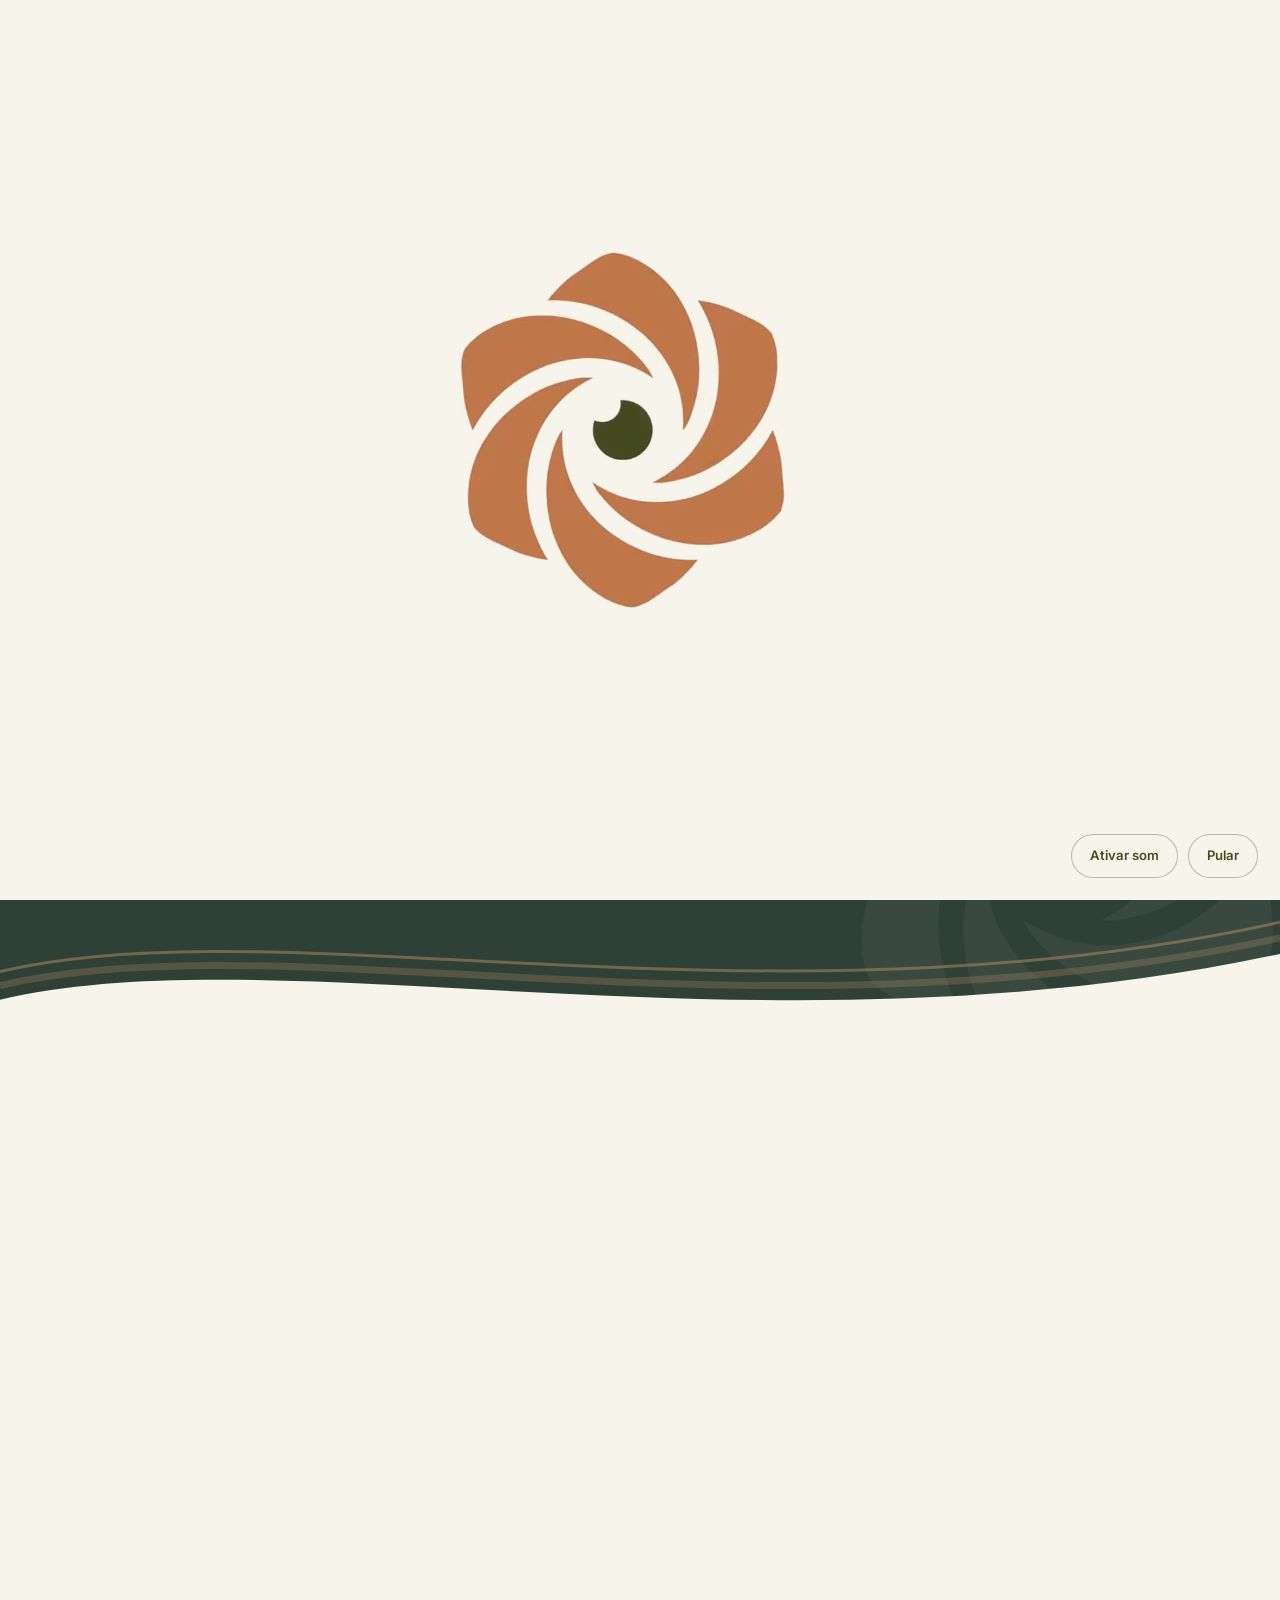
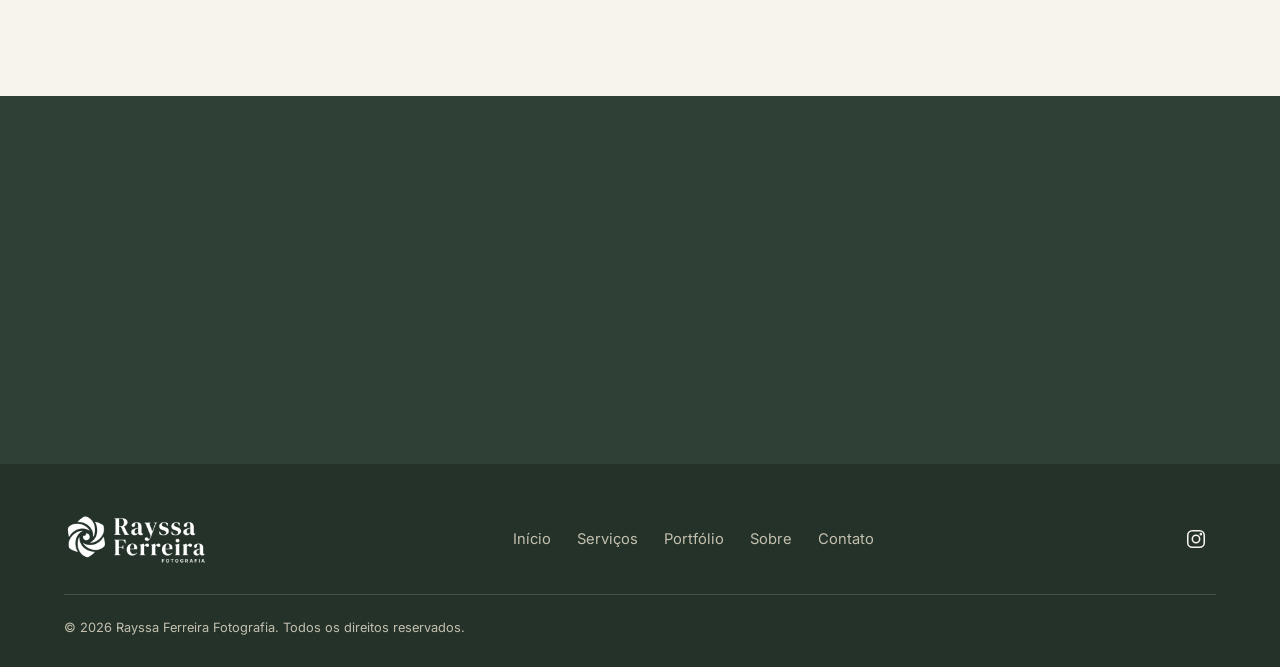
<file: index.html>
<!DOCTYPE html>
<html lang="pt-BR">
<head>
<meta charset="UTF-8">
<meta name="viewport" content="width=device-width, initial-scale=1">
<title>Início | Rayssa Ferreira Fotografia</title>
<meta name="description" content="Rayssa Ferreira Fotografia: fotografia, vídeo e edição.">
<link rel="icon" href="assets/brand/favicon.png">
<link rel="preconnect" href="https://fonts.googleapis.com">
<link rel="preconnect" href="https://fonts.gstatic.com" crossorigin>
<link href="https://fonts.googleapis.com/css2?family=DM+Serif+Display:ital@0;1&family=Inter:wght@400;500;600&display=swap" rel="stylesheet">
<link rel="stylesheet" href="css/tokens.css">
<link rel="stylesheet" href="css/layout.css">
<link rel="stylesheet" href="css/components.css">
<link rel="stylesheet" href="css/transitions.css">
<script>
  /* A abertura com vídeo só roda na página inicial, uma vez por visita. */
  (function(){try{
    var home=document.documentElement;
    if("index"==="index"&&!sessionStorage.getItem("introDone")&&!matchMedia("(prefers-reduced-motion: reduce)").matches){home.classList.add("intro-active");}
  }catch(e){}})();
</script>
</head>
<body data-page="index">
<div id="app"></div>
<div class="curtain" aria-hidden="true"></div>
<script src="js/content.js"></script>
<script src="js/app.js"></script>
<script src="js/intro.js"></script>
</body>
</html>
</file>
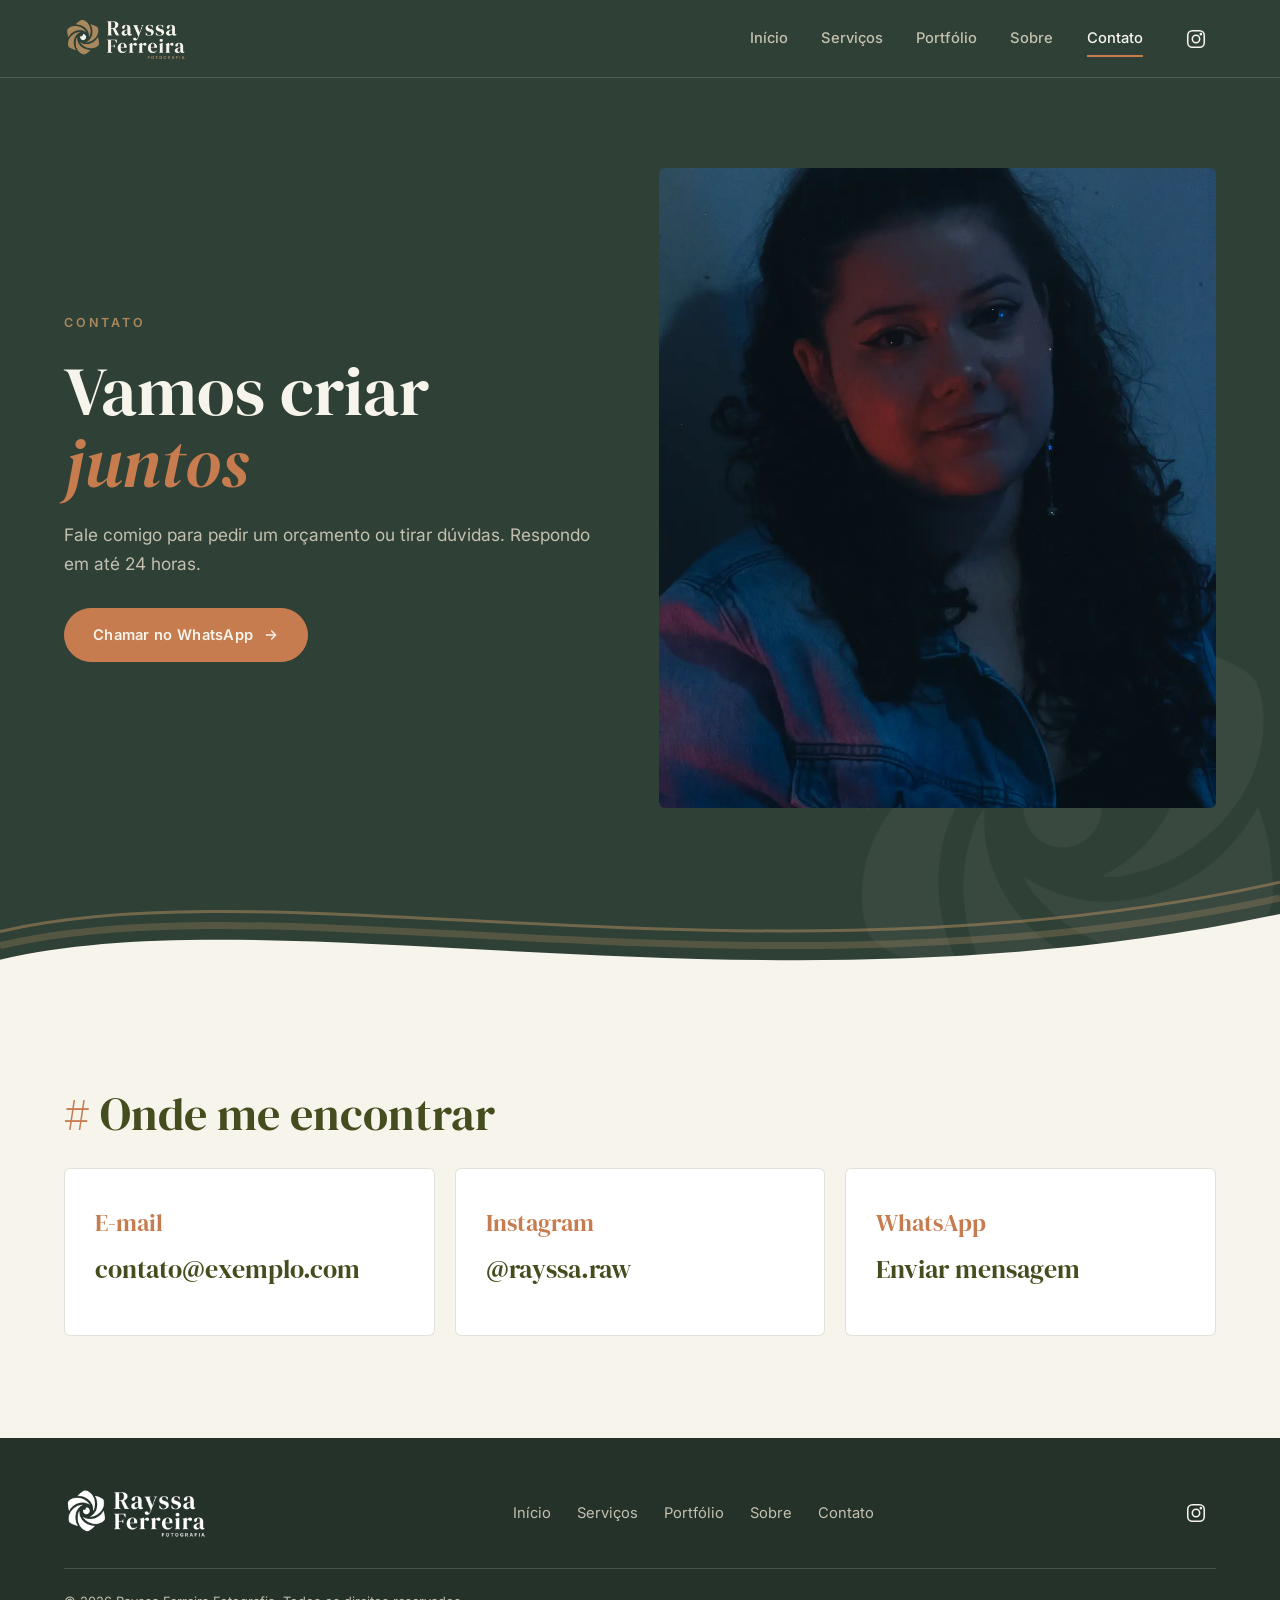
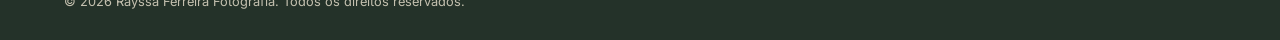
<file: contato.html>
<!DOCTYPE html>
<html lang="pt-BR">
<head>
<meta charset="UTF-8">
<meta name="viewport" content="width=device-width, initial-scale=1">
<title>Contato | Rayssa Ferreira Fotografia</title>
<meta name="description" content="Rayssa Ferreira Fotografia: fotografia, vídeo e edição.">
<link rel="icon" href="assets/brand/favicon.png">
<link rel="preconnect" href="https://fonts.googleapis.com">
<link rel="preconnect" href="https://fonts.gstatic.com" crossorigin>
<link href="https://fonts.googleapis.com/css2?family=DM+Serif+Display:ital@0;1&family=Inter:wght@400;500;600&display=swap" rel="stylesheet">
<link rel="stylesheet" href="css/tokens.css">
<link rel="stylesheet" href="css/layout.css">
<link rel="stylesheet" href="css/components.css">
<link rel="stylesheet" href="css/transitions.css">
<script>
  /* A abertura com vídeo só roda na página inicial, uma vez por visita. */
  (function(){try{
    var home=document.documentElement;
    if("contato"==="index"&&!sessionStorage.getItem("introDone")&&!matchMedia("(prefers-reduced-motion: reduce)").matches){home.classList.add("intro-active");}
  }catch(e){}})();
</script>
</head>
<body data-page="contato">
<div id="app"></div>
<div class="curtain" aria-hidden="true"></div>
<script src="js/content.js"></script>
<script src="js/app.js"></script>
<script src="js/intro.js"></script>
</body>
</html>
</file>
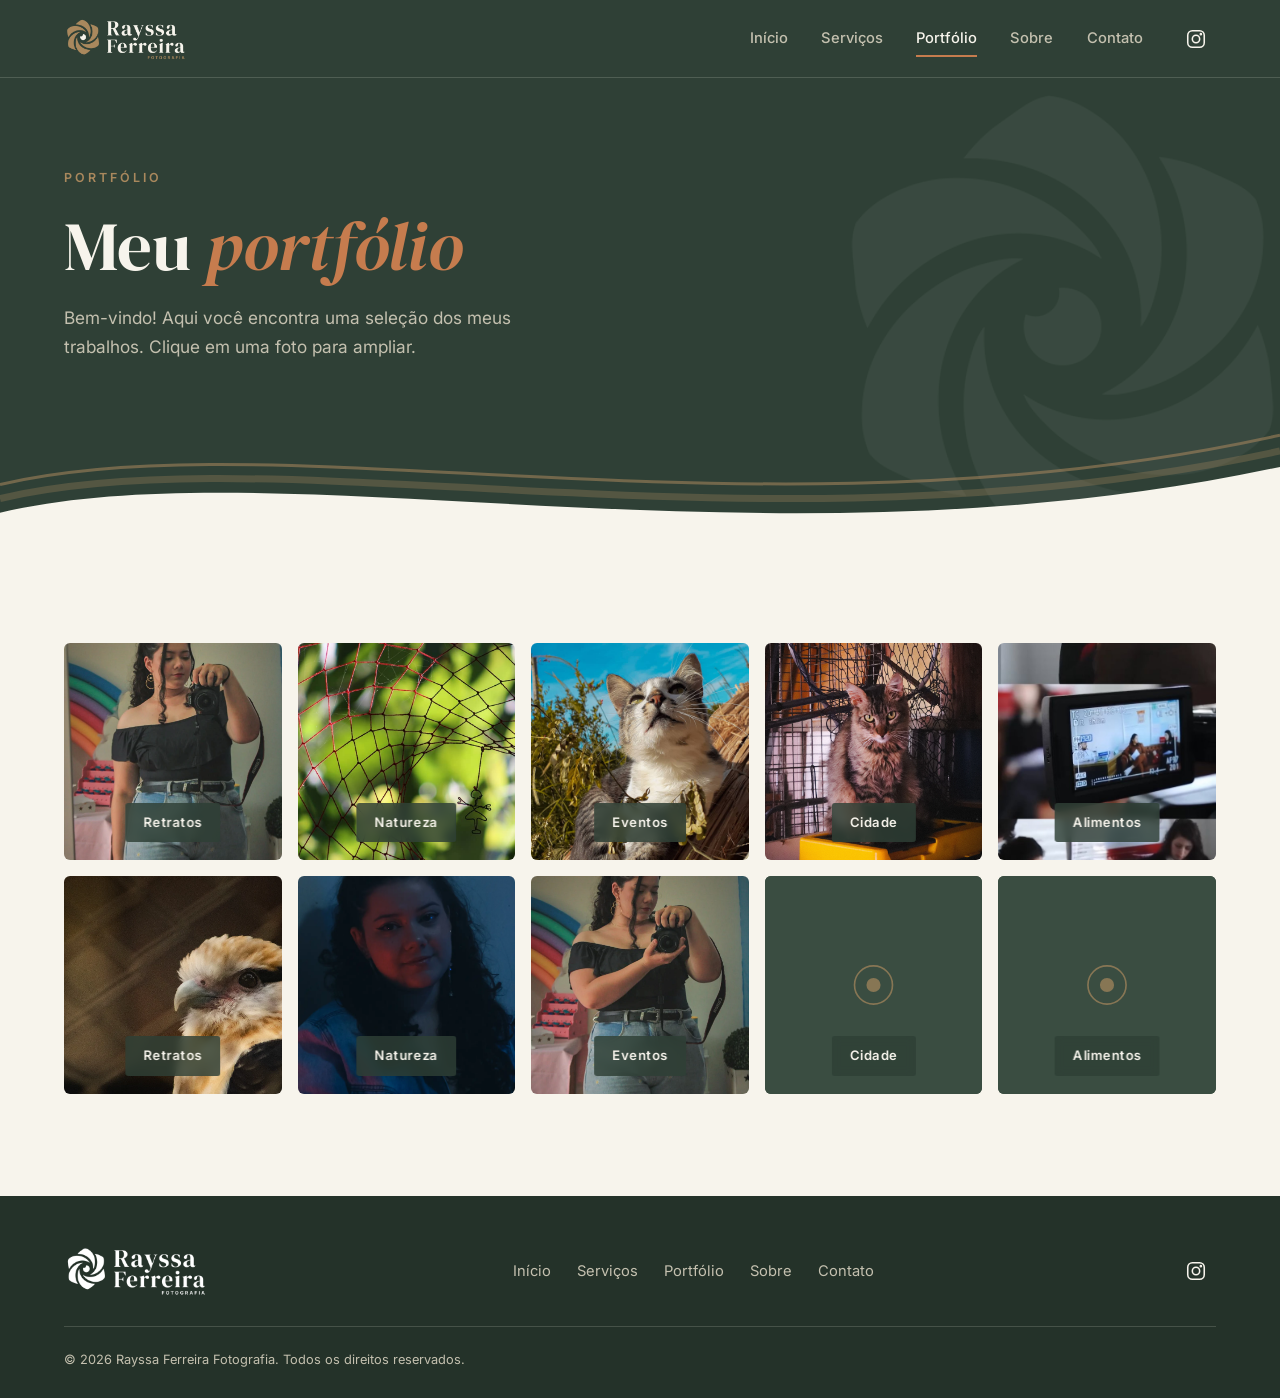
<file: portfolio.html>
<!DOCTYPE html>
<html lang="pt-BR">
<head>
<meta charset="UTF-8">
<meta name="viewport" content="width=device-width, initial-scale=1">
<title>Portfólio | Rayssa Ferreira Fotografia</title>
<meta name="description" content="Rayssa Ferreira Fotografia: fotografia, vídeo e edição.">
<link rel="icon" href="assets/brand/favicon.png">
<link rel="preconnect" href="https://fonts.googleapis.com">
<link rel="preconnect" href="https://fonts.gstatic.com" crossorigin>
<link href="https://fonts.googleapis.com/css2?family=DM+Serif+Display:ital@0;1&family=Inter:wght@400;500;600&display=swap" rel="stylesheet">
<link rel="stylesheet" href="css/tokens.css">
<link rel="stylesheet" href="css/layout.css">
<link rel="stylesheet" href="css/components.css">
<link rel="stylesheet" href="css/transitions.css">
<script>
  /* A abertura com vídeo só roda na página inicial, uma vez por visita. */
  (function(){try{
    var home=document.documentElement;
    if("portfolio"==="index"&&!sessionStorage.getItem("introDone")&&!matchMedia("(prefers-reduced-motion: reduce)").matches){home.classList.add("intro-active");}
  }catch(e){}})();
</script>
</head>
<body data-page="portfolio">
<div id="app"></div>
<div class="curtain" aria-hidden="true"></div>
<script src="js/content.js"></script>
<script src="js/app.js"></script>
<script src="js/intro.js"></script>
</body>
</html>
</file>
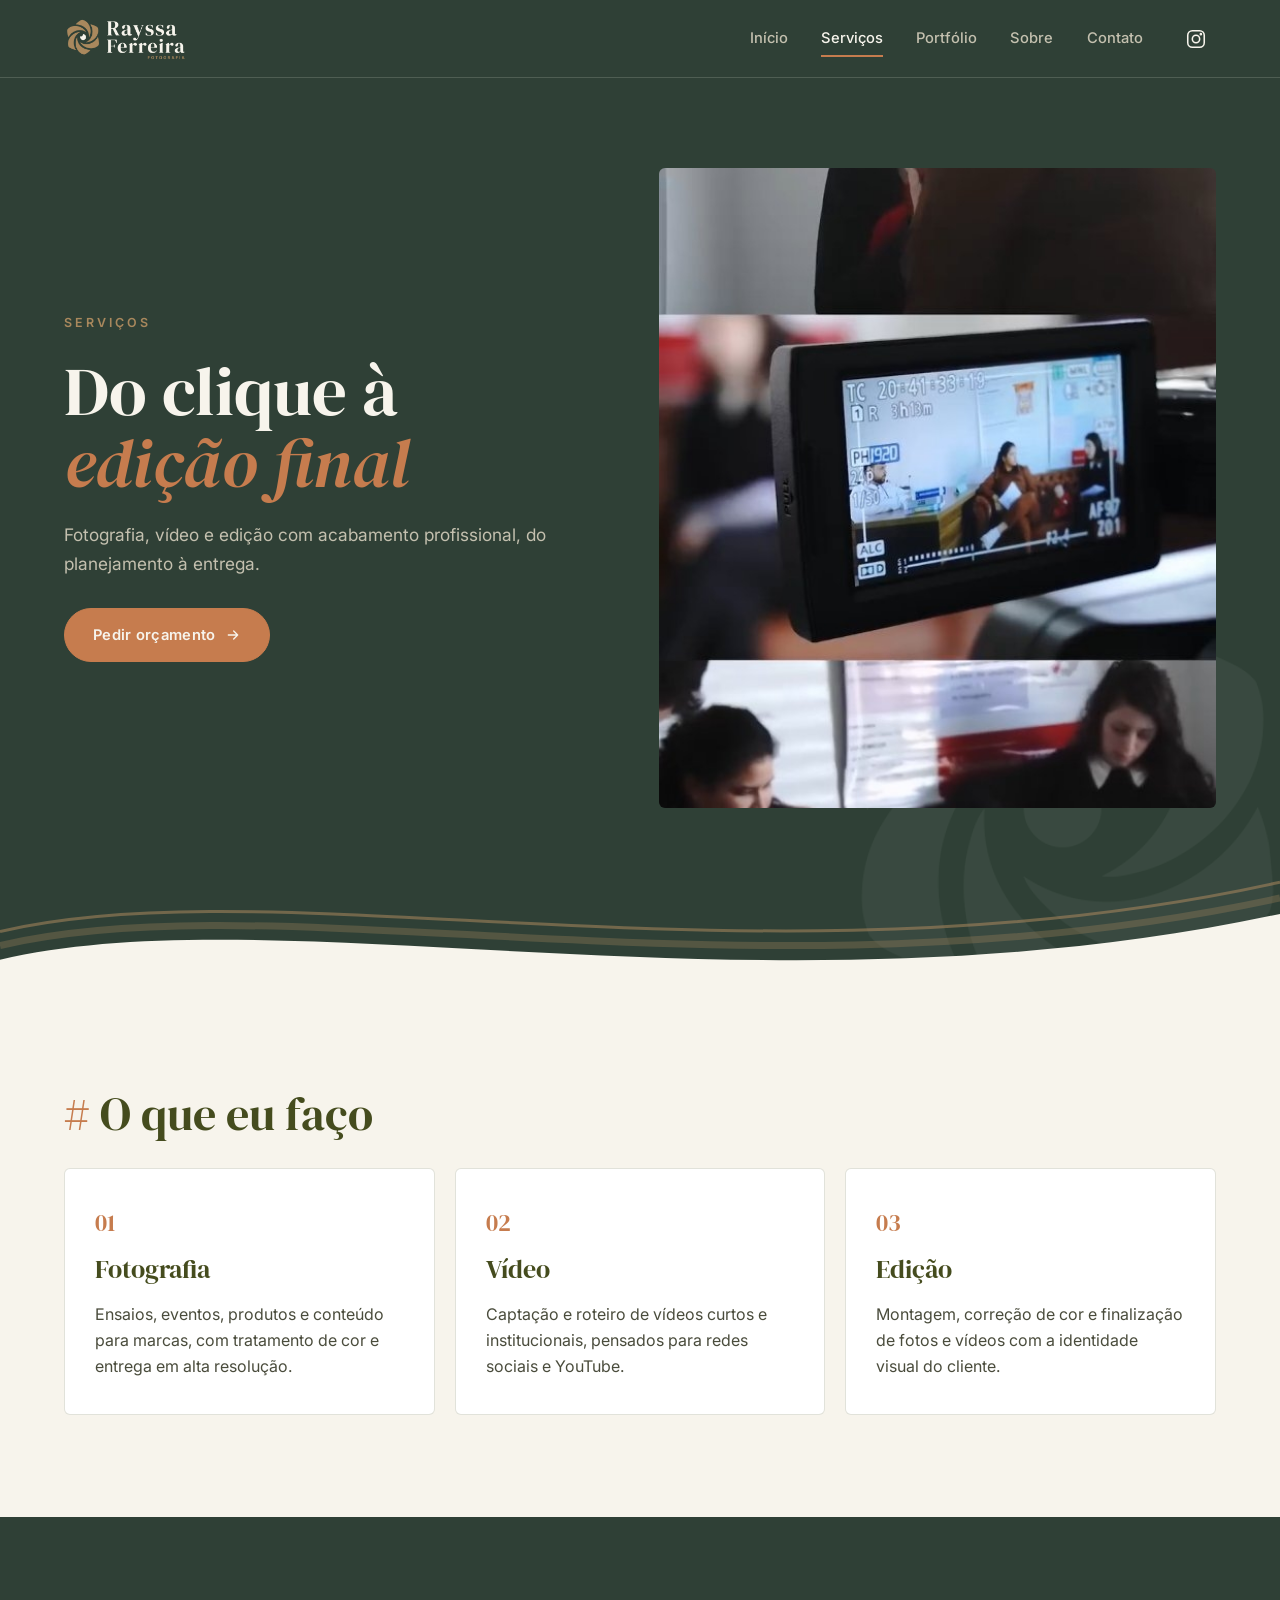
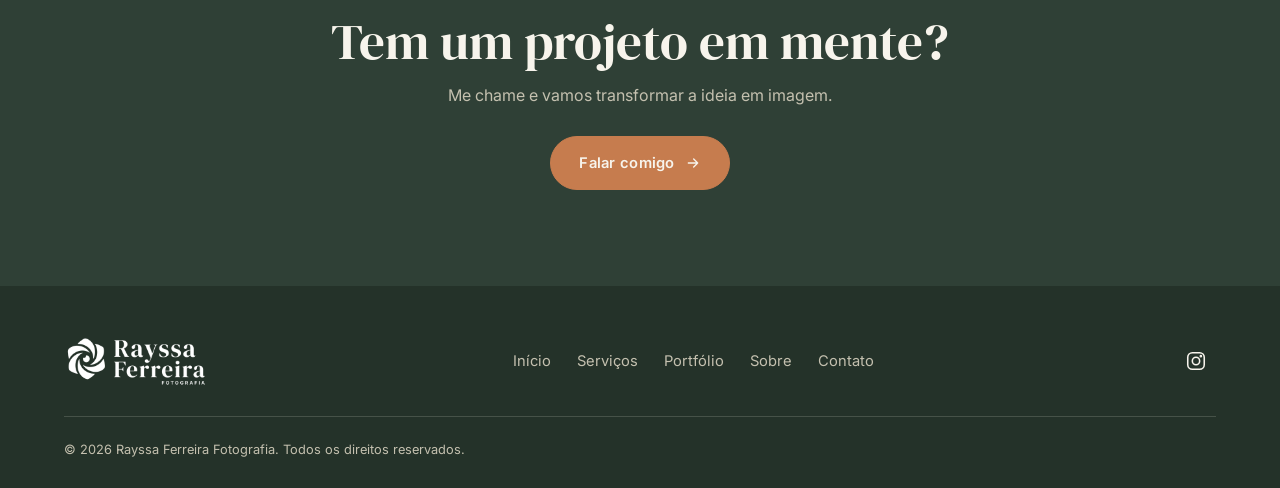
<file: servicos.html>
<!DOCTYPE html>
<html lang="pt-BR">
<head>
<meta charset="UTF-8">
<meta name="viewport" content="width=device-width, initial-scale=1">
<title>Serviços | Rayssa Ferreira Fotografia</title>
<meta name="description" content="Rayssa Ferreira Fotografia: fotografia, vídeo e edição.">
<link rel="icon" href="assets/brand/favicon.png">
<link rel="preconnect" href="https://fonts.googleapis.com">
<link rel="preconnect" href="https://fonts.gstatic.com" crossorigin>
<link href="https://fonts.googleapis.com/css2?family=DM+Serif+Display:ital@0;1&family=Inter:wght@400;500;600&display=swap" rel="stylesheet">
<link rel="stylesheet" href="css/tokens.css">
<link rel="stylesheet" href="css/layout.css">
<link rel="stylesheet" href="css/components.css">
<link rel="stylesheet" href="css/transitions.css">
<script>
  /* A abertura com vídeo só roda na página inicial, uma vez por visita. */
  (function(){try{
    var home=document.documentElement;
    if("servicos"==="index"&&!sessionStorage.getItem("introDone")&&!matchMedia("(prefers-reduced-motion: reduce)").matches){home.classList.add("intro-active");}
  }catch(e){}})();
</script>
</head>
<body data-page="servicos">
<div id="app"></div>
<div class="curtain" aria-hidden="true"></div>
<script src="js/content.js"></script>
<script src="js/app.js"></script>
<script src="js/intro.js"></script>
</body>
</html>
</file>
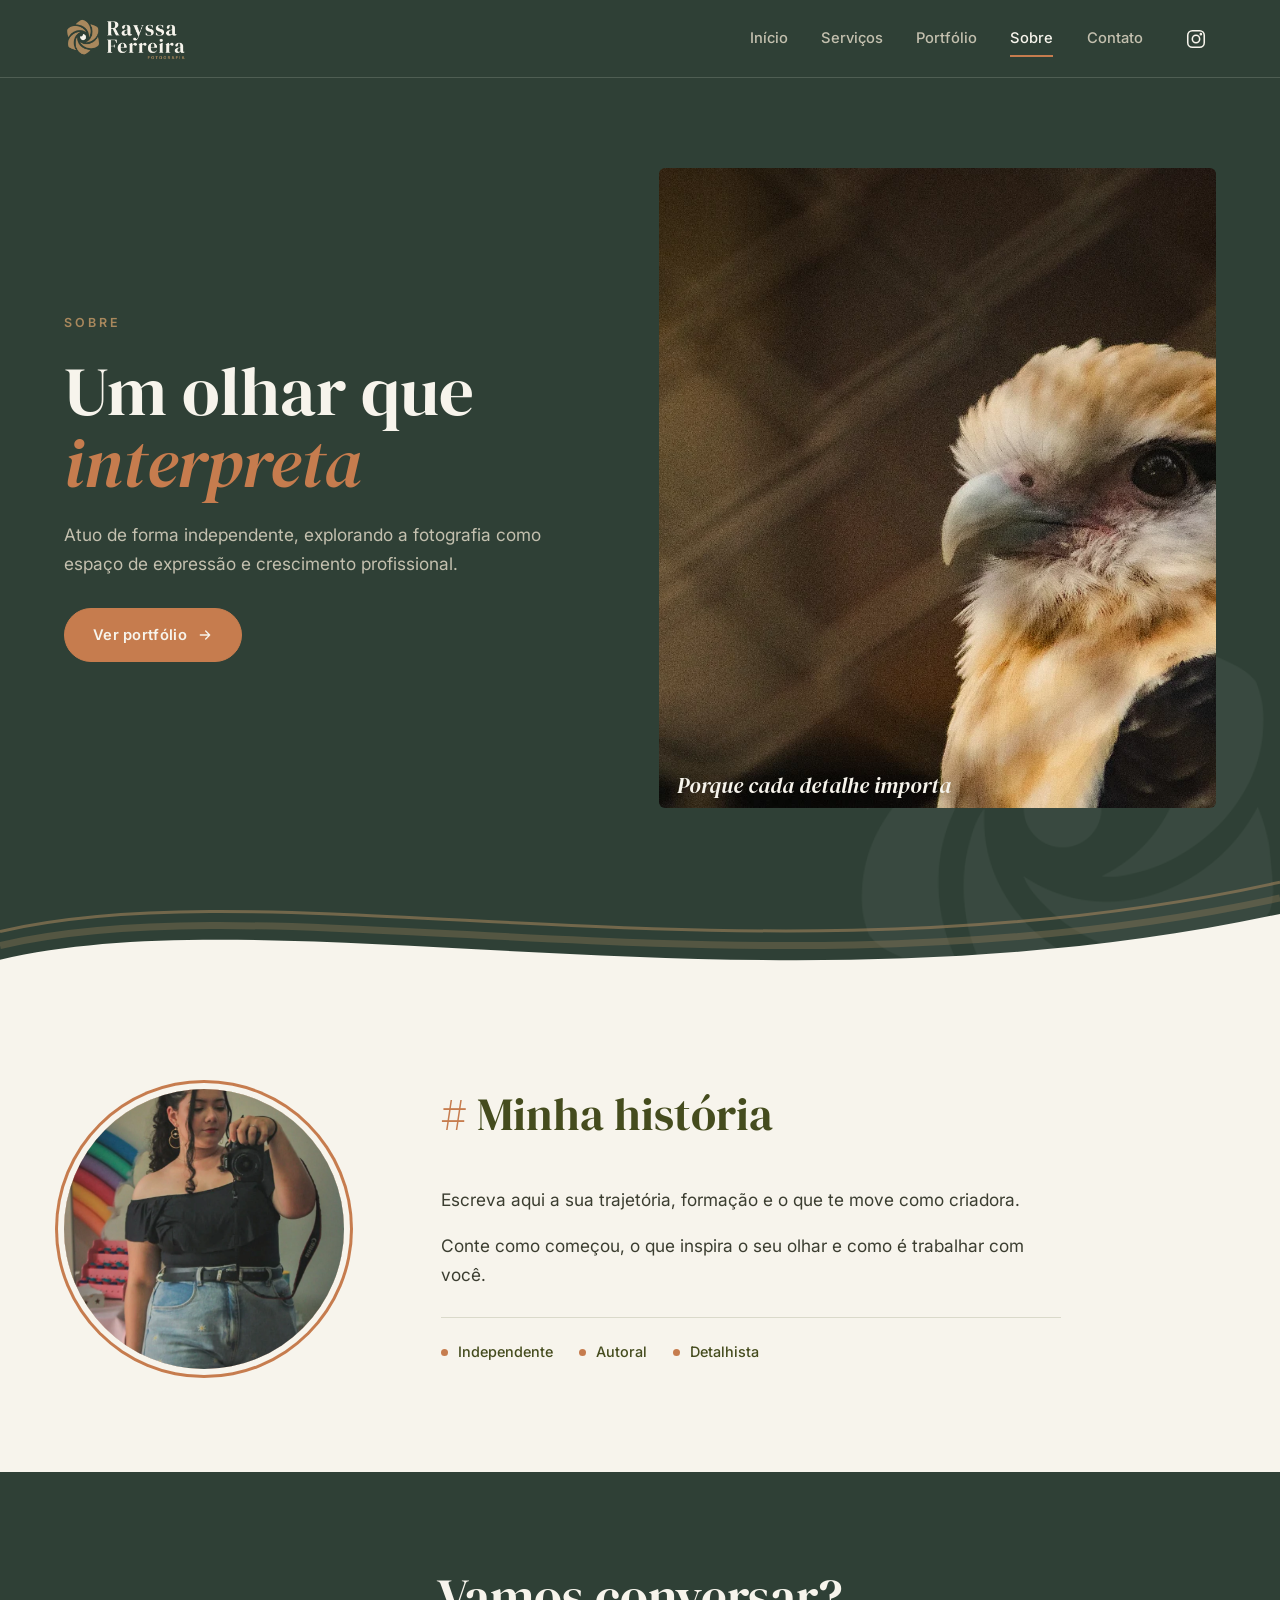
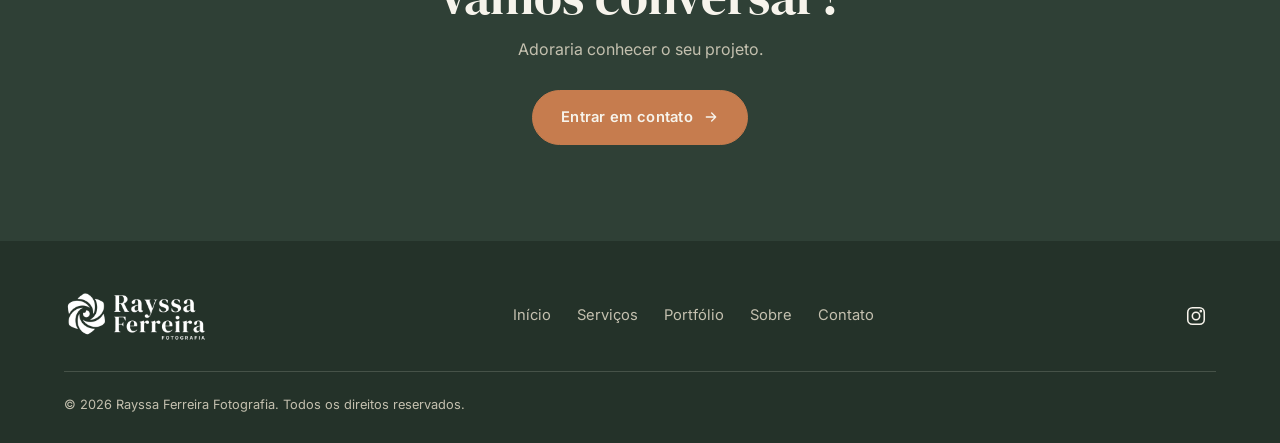
<file: sobre.html>
<!DOCTYPE html>
<html lang="pt-BR">
<head>
<meta charset="UTF-8">
<meta name="viewport" content="width=device-width, initial-scale=1">
<title>Sobre | Rayssa Ferreira Fotografia</title>
<meta name="description" content="Rayssa Ferreira Fotografia: fotografia, vídeo e edição.">
<link rel="icon" href="assets/brand/favicon.png">
<link rel="preconnect" href="https://fonts.googleapis.com">
<link rel="preconnect" href="https://fonts.gstatic.com" crossorigin>
<link href="https://fonts.googleapis.com/css2?family=DM+Serif+Display:ital@0;1&family=Inter:wght@400;500;600&display=swap" rel="stylesheet">
<link rel="stylesheet" href="css/tokens.css">
<link rel="stylesheet" href="css/layout.css">
<link rel="stylesheet" href="css/components.css">
<link rel="stylesheet" href="css/transitions.css">
<script>
  /* A abertura com vídeo só roda na página inicial, uma vez por visita. */
  (function(){try{
    var home=document.documentElement;
    if("sobre"==="index"&&!sessionStorage.getItem("introDone")&&!matchMedia("(prefers-reduced-motion: reduce)").matches){home.classList.add("intro-active");}
  }catch(e){}})();
</script>
</head>
<body data-page="sobre">
<div id="app"></div>
<div class="curtain" aria-hidden="true"></div>
<script src="js/content.js"></script>
<script src="js/app.js"></script>
<script src="js/intro.js"></script>
</body>
</html>
</file>
<file: css/tokens.css>
/* Identidade visual (manual de marca). Mude aqui para trocar o visual do site inteiro. */
:root{
  /* Paleta do manual */
  --creme:#F7F4EC; --oliva:#454C1E; --terracota:#C67C4E; --areia:#A9885D; --grafite:#1F1F21;
  /* Verdes de apoio (superfícies escuras, como no site de referência) */
  --verde:#2F4036; --verde-2:#3A4D41; --verde-3:#243229;
  --texto-escuro:#E9E4D6; --texto-suave:#C4C0AF;
  --linha:rgba(247,244,236,.16); --linha-clara:rgba(69,76,30,.16);

  --font-display:"DM Serif Display",Georgia,serif;
  --font-body:Inter,system-ui,sans-serif;

  --topbar-h:78px; --raio:6px; --gap:12px; --maxw:1280px;
  --ease:cubic-bezier(.2,.7,.2,1); --speed:.5s;
}
*{box-sizing:border-box;margin:0;padding:0}
html{background:var(--creme);scroll-behavior:smooth}
body{font-family:var(--font-body);color:var(--grafite);background:var(--creme);line-height:1.65;-webkit-font-smoothing:antialiased}
img,video{display:block;max-width:100%}
a{color:inherit;text-decoration:none}
button{font:inherit;cursor:pointer}
:focus-visible{outline:2px solid var(--terracota);outline-offset:3px}
</file>
<file: css/layout.css>
/* Estrutura: topo, hero (verde), onda, seção clara e rodapé. */
.topbar{position:sticky;top:0;z-index:50;height:var(--topbar-h);display:flex;align-items:center;justify-content:space-between;padding:0 clamp(18px,5vw,72px);background:var(--verde);border-bottom:1px solid var(--linha)}
.brand img{height:46px;width:auto;transition:opacity .6s var(--ease)}
.topnav{display:flex;align-items:center;gap:clamp(16px,2.6vw,38px)}

.hero{position:relative;overflow:hidden;background:var(--verde);color:var(--texto-escuro);padding:clamp(48px,7vw,96px) clamp(18px,5vw,72px) clamp(120px,14vw,200px)}
.hero__mark{position:absolute;right:-6%;bottom:-8%;width:min(46vw,620px);opacity:.05;pointer-events:none}
.hero__grid{position:relative;max-width:var(--maxw);margin:0 auto;display:grid;grid-template-columns:minmax(0,1fr) minmax(0,1.05fr);gap:clamp(28px,5vw,80px);align-items:center}
.hero--text .hero__grid{grid-template-columns:1fr}
.hero__text{display:flex;flex-direction:column;gap:22px}
.eyebrow{font-size:.78rem;letter-spacing:.24em;text-transform:uppercase;color:var(--areia);font-weight:600}
.hero h1{font-family:var(--font-display);font-weight:400;font-size:clamp(2.6rem,5.4vw,4.8rem);line-height:1.04;color:var(--creme)}
.hero h1 em{color:var(--terracota)}
.lead{max-width:48ch;font-size:1.08rem;color:var(--texto-suave)}
.actions{display:flex;flex-wrap:wrap;gap:14px;margin-top:8px}

.gallery{display:grid;gap:var(--gap)}
.gallery--home{grid-template-columns:1fr 1fr;grid-template-rows:1.35fr 1fr;grid-template-areas:"a a" "b c";height:clamp(460px,58vw,680px)}
.gallery--home .card:nth-child(1){grid-area:a}
.gallery--home .card:nth-child(2){grid-area:b}
.gallery--home .card:nth-child(3){grid-area:c}
.gallery--home .card:nth-child(n+4){display:none}
.gallery--single{height:clamp(420px,52vw,640px)}

.wave{position:absolute;left:0;right:0;bottom:-1px;line-height:0;pointer-events:none}
.wave svg{display:block;width:100%;height:clamp(70px,11vw,170px)}

.section{padding:clamp(56px,8vw,110px) clamp(18px,5vw,72px)}
.section__in{max-width:var(--maxw);margin:0 auto}
.section h2{font-family:var(--font-display);font-weight:400;font-size:clamp(2rem,3.6vw,3.2rem);line-height:1.1;color:var(--oliva);margin-bottom:28px}
.section h2::before{content:"# ";color:var(--terracota)}

.bio{display:grid;grid-template-columns:minmax(220px,300px) minmax(0,1fr);gap:clamp(28px,6vw,90px);align-items:start}
.bio__text{display:flex;flex-direction:column;gap:18px;max-width:62ch}
.bio__text p{font-size:1.08rem;color:#3b3d30}
.tags{display:flex;flex-wrap:wrap;gap:10px 26px;margin-top:10px;padding-top:22px;border-top:1px solid var(--linha-clara);font-size:.9rem;font-weight:500;color:var(--oliva)}
.tags span{display:flex;align-items:center;gap:10px}
.tags span::before{content:"";width:7px;height:7px;border-radius:50%;background:var(--terracota)}

.grid-3{display:grid;grid-template-columns:repeat(auto-fit,minmax(260px,1fr));gap:20px}
.portfolio-grid{display:grid;grid-template-columns:repeat(5,1fr);gap:16px}

.cta-band{background:var(--verde);color:var(--texto-escuro);text-align:center;padding:clamp(56px,8vw,96px) 20px}
.cta-band h2{font-family:var(--font-display);font-weight:400;font-size:clamp(2rem,4vw,3.4rem);line-height:1.1;color:var(--creme);margin-bottom:12px}
.cta-band p{color:var(--texto-suave);margin-bottom:28px}
.cta-band .actions{justify-content:center}

.footer{background:var(--verde-3);color:var(--texto-suave);padding:48px clamp(18px,5vw,72px) 28px}
.footer__in{max-width:var(--maxw);margin:0 auto;display:flex;flex-wrap:wrap;gap:28px 48px;align-items:center;justify-content:space-between}
.footer img{height:54px;width:auto}
.footer nav{display:flex;flex-wrap:wrap;gap:8px 26px;font-size:.92rem}
.footer nav a:hover{color:var(--creme)}
.footer small{display:block;width:100%;padding-top:22px;border-top:1px solid var(--linha);font-size:.8rem}

@media (max-width:1100px){.portfolio-grid{grid-template-columns:repeat(3,1fr)}}
@media (max-width:900px){
  .hero__grid,.bio{grid-template-columns:1fr}
  .bio .avatar{margin:0 auto}
}
@media (max-width:700px){
  .topbar{height:auto;flex-wrap:wrap;padding:12px 18px;gap:6px 18px}
  .brand img{height:38px}
  .topnav{width:100%;gap:18px;overflow-x:auto;padding-bottom:4px}
  .portfolio-grid{grid-template-columns:repeat(2,1fr);gap:10px}
}
</file>
<file: css/transitions.css>
/* Transição entre telas (cortina) e abertura com vídeo. */
.curtain{position:fixed;inset:0;z-index:180;background:var(--terracota);transform:translateX(-100%);pointer-events:none}
body.is-entering .curtain{animation:reveal var(--speed) var(--ease) forwards}
body.is-leaving .curtain{animation:cover var(--speed) var(--ease) forwards}
@keyframes cover{from{transform:translateX(-100%)}to{transform:translateX(0)}}
@keyframes reveal{from{transform:translateX(0)}to{transform:translateX(100%)}}

/* Abertura: o vídeo ocupa a tela, depois diminui até o logo do canto superior esquerdo. */
html.intro-active{overflow:hidden}
html.intro-active body::before{content:"";position:fixed;inset:0;z-index:199;background:var(--creme)}
html.intro-active .brand img{opacity:0}
.intro{position:fixed;inset:0;z-index:200;background:var(--creme);transition:background .9s var(--ease)}
.intro__stage{position:absolute;inset:0;display:grid;place-items:center}
.intro__video{width:100%;height:100%;object-fit:contain;mix-blend-mode:multiply;transition:opacity .5s .5s}
.intro.is-shrinking{background:transparent}
.intro.is-shrinking .intro__ui{opacity:0;pointer-events:none}
.intro__ui{position:absolute;right:22px;bottom:22px;display:flex;gap:10px;transition:opacity .3s}
.intro__ui button{padding:10px 18px;border-radius:999px;border:1px solid rgba(69,76,30,.35);background:rgba(247,244,236,.8);color:var(--oliva);font-size:.82rem;font-weight:600;transition:background .25s,color .25s}
.intro__ui button:hover{background:var(--oliva);color:var(--creme)}

@media (prefers-reduced-motion:reduce){
  *{animation-duration:.01ms!important;transition-duration:.01ms!important}
  .reveal{opacity:1;transform:none}
}
html.intro-ready body::before{display:none}
.intro.is-fading{opacity:0;transition:opacity .6s}
.intro__fly{position:fixed;z-index:201;transform-origin:0 0;pointer-events:none;transition:transform 1s var(--ease),opacity .4s}
.intro__fly img{position:absolute;inset:0;width:100%;height:100%}
.intro__fly .a,.intro__fly .b{transition:opacity .45s .45s}
.intro__fly .b{opacity:0}
.intro__fly.is-landing .a{opacity:0}
.intro__fly.is-landing .b{opacity:1}
</file>
<file: css/components.css>
/* Botões do menu, botões de ação, cards, ícones e lightbox. As imagens mantêm sempre a cor original. */
.navlink{position:relative;font-size:.92rem;font-weight:500;padding:6px 0;color:var(--texto-suave);white-space:nowrap;transition:color .25s}
.navlink::after{content:"";position:absolute;left:0;right:0;bottom:0;height:2px;background:var(--terracota);transform:scaleX(0);transform-origin:left;transition:transform .4s var(--ease)}
.navlink:hover,.navlink[aria-current="page"]{color:var(--creme)}
.navlink:hover::after,.navlink[aria-current="page"]::after{transform:scaleX(1)}

.icon{width:22px;height:22px;stroke:currentColor;fill:none;stroke-width:1.7;stroke-linecap:round;stroke-linejoin:round}
.social{display:flex;gap:10px}
.social a{width:40px;height:40px;display:grid;place-items:center;border-radius:50%;color:var(--creme);transition:transform .3s var(--ease),background .3s}
.social a:hover{transform:translateY(-3px);background:var(--terracota)}

.btn{display:inline-flex;align-items:center;gap:10px;padding:14px 28px;border-radius:999px;font-size:.92rem;font-weight:600;letter-spacing:.02em;border:1.5px solid var(--terracota);transition:transform .3s var(--ease),background .3s,color .3s,box-shadow .3s}
.btn--solid{background:var(--terracota);color:var(--creme)}
.btn--ghost{color:var(--creme)}
.btn:hover{transform:translateY(-3px);box-shadow:0 10px 24px rgba(0,0,0,.22)}
.btn--solid:hover{background:#d38a5b}
.btn--ghost:hover{background:var(--terracota)}
.btn svg{width:16px;height:16px;transition:transform .3s var(--ease)}
.btn:hover svg{transform:translateX(4px)}

.card{position:relative;overflow:hidden;border-radius:var(--raio);background:var(--verde-2);min-height:160px;margin:0}
.card img{width:100%;height:100%;object-fit:cover;transition:transform .9s var(--ease)}
.card:hover img{transform:scale(1.06)}
.card::after{content:"";position:absolute;inset:0;background:linear-gradient(180deg,transparent 55%,rgba(20,26,18,.55));opacity:0;transition:opacity .5s;pointer-events:none}
.card:hover::after{opacity:1}
.card figcaption{position:absolute;left:18px;bottom:16px;right:18px;z-index:2;font-family:var(--font-display);font-style:italic;font-size:1.35rem;line-height:1.1;color:var(--creme);text-shadow:0 2px 12px rgba(0,0,0,.5);transform:translateY(6px);transition:transform .5s var(--ease)}
.card:hover figcaption{transform:translateY(0)}

.avatar{width:100%;max-width:280px;aspect-ratio:1;border-radius:50%;object-fit:cover;box-shadow:0 0 0 6px var(--creme),0 0 0 9px var(--terracota);transition:transform .6s var(--ease)}
.avatar:hover{transform:scale(1.03)}

/* Portfólio */
.work{position:relative;overflow:hidden;border-radius:var(--raio);aspect-ratio:1;background:var(--verde-2);cursor:zoom-in;border:0;padding:0;display:block;width:100%}
.work img{width:100%;height:100%;object-fit:cover;transition:transform .9s var(--ease)}
.work:hover img{transform:scale(1.07)}
.work span{position:absolute;left:50%;bottom:18px;transform:translate(-50%,0);padding:9px 18px;background:rgba(47,64,54,.82);color:var(--creme);font-size:.82rem;font-weight:600;letter-spacing:.04em;border-radius:3px;white-space:nowrap;backdrop-filter:blur(4px);transition:transform .45s var(--ease),background .3s}
.work:hover span{transform:translate(-50%,-6px);background:var(--terracota)}

/* Serviços e contato */
.item{background:#fff;border:1px solid var(--linha-clara);border-radius:var(--raio);padding:34px 30px;transition:transform .4s var(--ease),box-shadow .4s,border-color .3s}
.item:hover{transform:translateY(-6px);box-shadow:0 18px 40px rgba(47,64,54,.14);border-color:var(--terracota)}
.item small{font-family:var(--font-display);font-size:1.5rem;color:var(--terracota)}
.item h3{font-family:var(--font-display);font-weight:400;font-size:1.6rem;color:var(--oliva);margin:6px 0 10px}
.item p{color:#4a4c3c}
a.item{display:block}

/* Lightbox */
.lightbox{position:fixed;inset:0;z-index:150;display:grid;place-items:center;background:rgba(20,26,18,.92);opacity:0;pointer-events:none;transition:opacity .35s}
.lightbox.is-open{opacity:1;pointer-events:auto}
.lightbox img{max-width:min(92vw,1400px);max-height:88vh;border-radius:4px;box-shadow:0 20px 60px rgba(0,0,0,.5)}
.lightbox button{position:absolute;top:18px;right:22px;background:none;border:0;color:var(--creme);font-size:2.2rem;line-height:1}

/* Entrada suave ao rolar */
.reveal{opacity:0;transform:translateY(24px);transition:opacity .8s var(--ease),transform .8s var(--ease);transition-delay:var(--d,0s)}
.reveal.is-in{opacity:1;transform:none}
</file>
